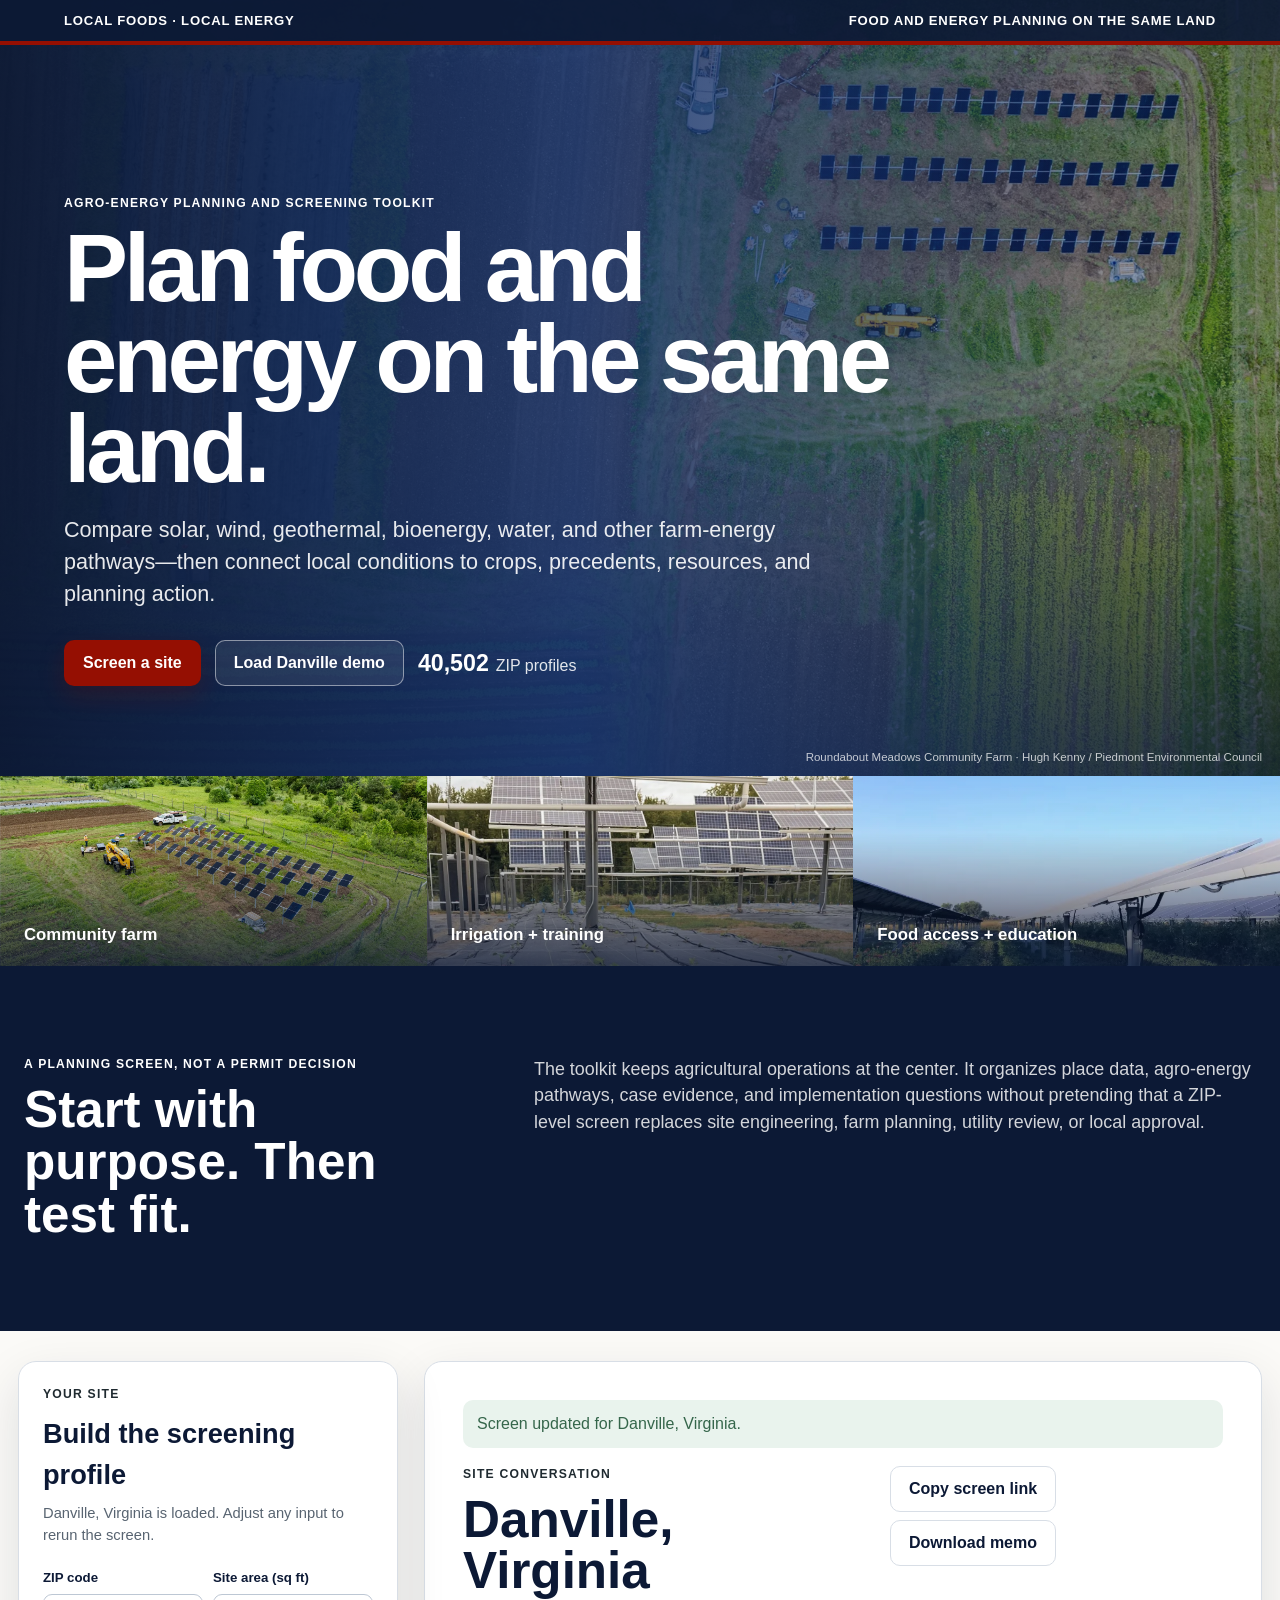
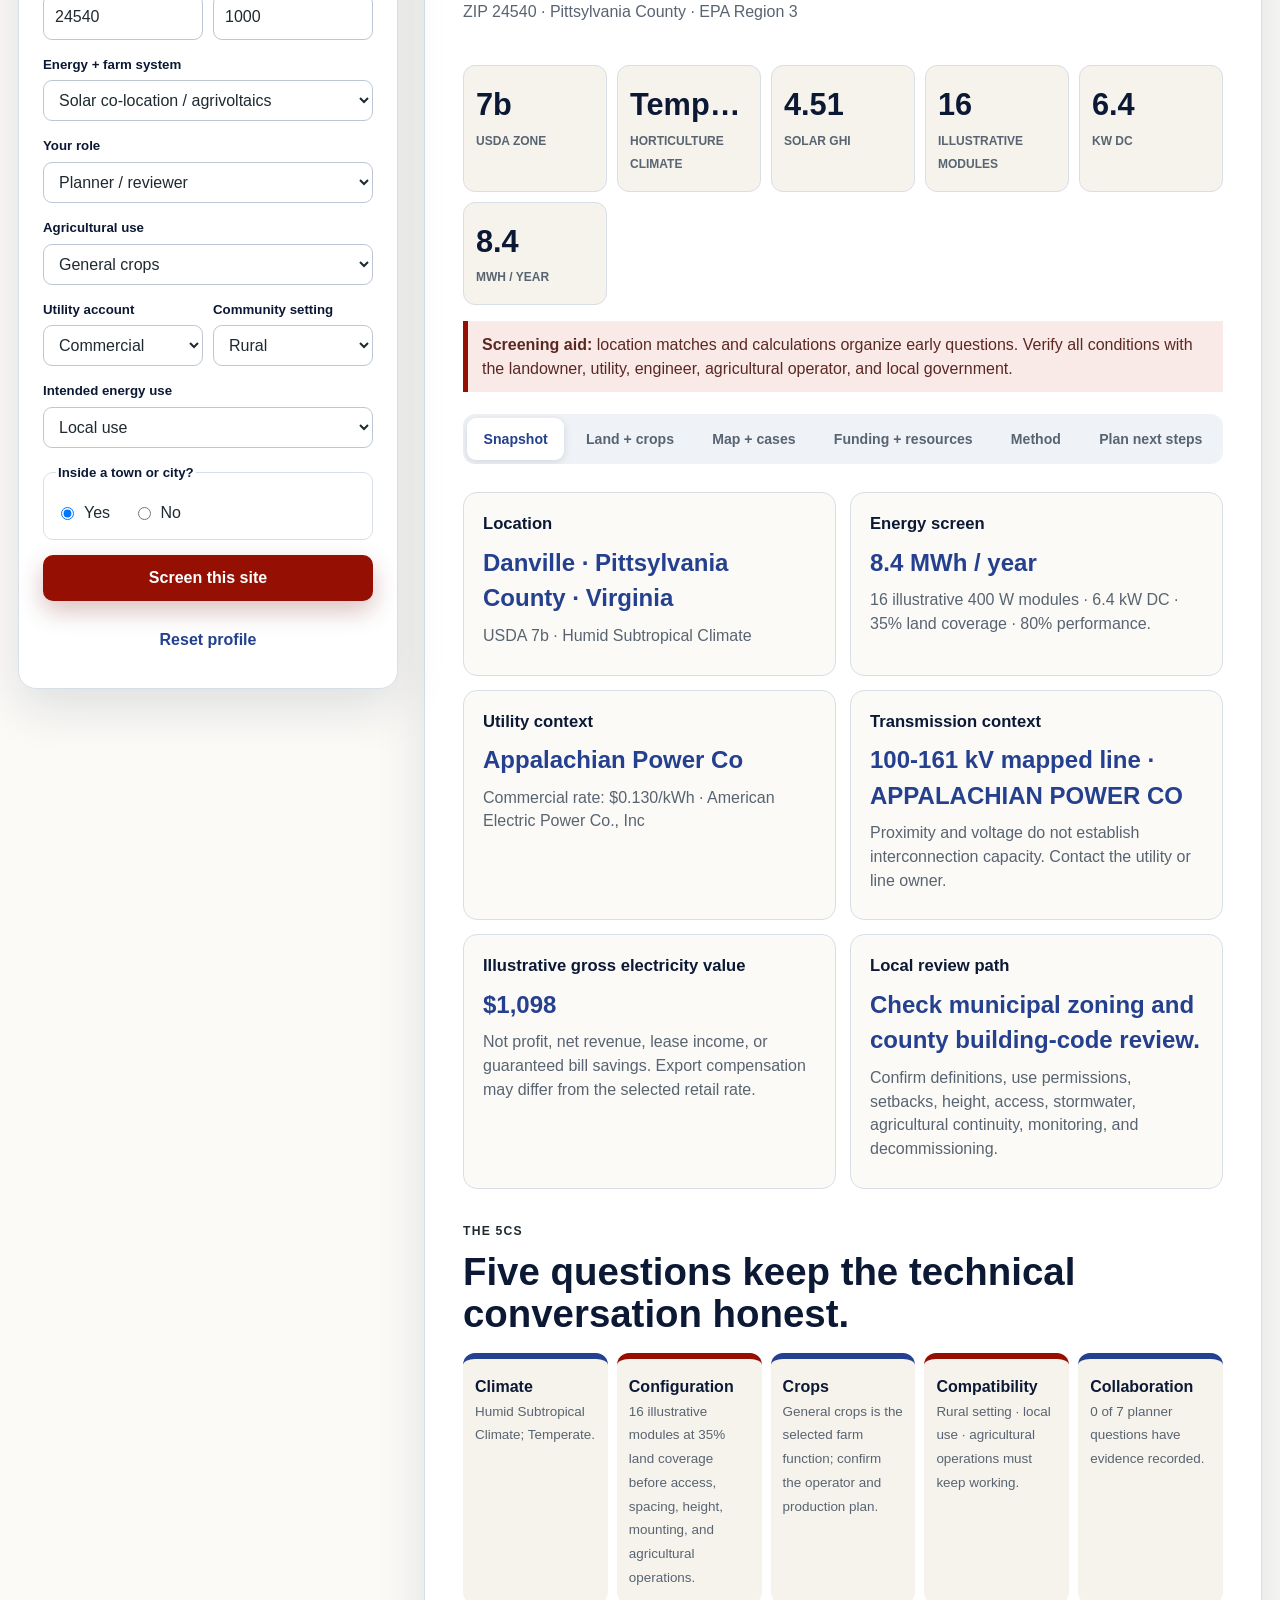
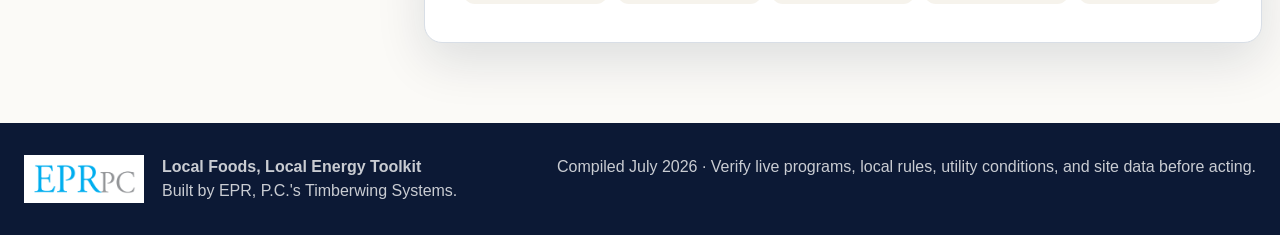
<file: index.html>
<!doctype html>
<html lang="en">
<head>
  <meta charset="utf-8">
  <meta name="viewport" content="width=device-width, initial-scale=1">
  <meta name="description" content="Screen agro-energy opportunities using ZIP-level context, land and crop guidance, national case studies, transparent solar assumptions, and planning questions.">
  <meta name="theme-color" content="#0c1935">
  <link rel="icon" href="./favicon.ico" sizes="any">
  <title>Local Foods, Local Energy Toolkit</title>
  <link rel="stylesheet" href="styles.css">
</head>
<body>
  <a class="skip-link" href="#main">Skip to the screening tool</a>

  <header class="hero">
    <div class="hero-photo" aria-hidden="true"></div>
    <div class="hero-shade" aria-hidden="true"></div>
    <div class="project-ribbon">
      <span>Local Foods · Local Energy</span>
      <span>Food and energy planning on the same land</span>
    </div>
    <div class="hero-content">
      <p class="eyebrow">Agro-energy planning and screening toolkit</p>
      <h1>Plan food and energy on the same land.</h1>
      <p class="hero-copy">Compare solar, wind, geothermal, bioenergy, water, and other farm-energy pathways—then connect local conditions to crops, precedents, resources, and planning action.</p>
      <div class="hero-actions">
        <a class="button button-primary" href="#screening">Screen a site</a>
        <button class="button button-ghost" id="loadDanville" type="button">Load Danville demo</button>
        <span class="hero-stat"><strong id="zipCount">40,502</strong> ZIP profiles</span>
      </div>
    </div>
    <p class="photo-credit">Roundabout Meadows Community Farm · Hugh Kenny / Piedmont Environmental Council</p>
  </header>

  <section class="photo-ribbon" aria-label="Dual-use project examples">
    <div class="photo-panel photo-roundabout"><span>Community farm</span></div>
    <div class="photo-panel photo-firebird"><span>Irrigation + training</span></div>
    <div class="photo-panel photo-growing"><span>Food access + education</span></div>
  </section>

  <main id="main">
    <section class="intro-band">
      <div>
        <p class="eyebrow">A planning screen, not a permit decision</p>
        <h2>Start with purpose. Then test fit.</h2>
      </div>
      <p>The toolkit keeps agricultural operations at the center. It organizes place data, agro-energy pathways, case evidence, and implementation questions without pretending that a ZIP-level screen replaces site engineering, farm planning, utility review, or local approval.</p>
    </section>

    <section class="tool-layout" id="screening">
      <aside class="controls" aria-label="Site screening inputs">
        <div class="controls-heading">
          <p class="eyebrow">Your site</p>
          <h2>Build the screening profile</h2>
          <p id="profileHint">Danville demo values are loaded. Replace them with your site.</p>
        </div>

        <form id="profileForm">
          <div class="field-row field-row-two">
            <label>
              <span>ZIP code</span>
              <input id="zipInput" name="zip" inputmode="numeric" maxlength="5" pattern="[0-9]{5}" value="24540" required>
            </label>
            <label>
              <span>Site area (sq ft)</span>
              <input id="siteArea" name="siteArea" type="number" min="100" step="100" value="1000" required>
            </label>
          </div>

          <label>
            <span>Energy + farm system</span>
            <select id="systemType" name="systemType">
              <option value="solar">Solar co-location / agrivoltaics</option>
              <option value="wind">Wind</option>
              <option value="geothermal">Geothermal</option>
              <option value="biofuels">Biofuels / biomass</option>
              <option value="hydropower">Water / micro-hydro</option>
              <option value="manual">Manual / human power</option>
              <option value="wood">Wood / charcoal</option>
              <option value="oilgas">Oil / gas</option>
            </select>
          </label>

          <label>
            <span>Your role</span>
            <select id="role" name="role">
              <option>Planner / reviewer</option>
              <option>Landowner</option>
              <option>Farmer</option>
              <option>Educator</option>
              <option>Community partner</option>
            </select>
          </label>

          <label>
            <span>Agricultural use</span>
            <select id="farmUse" name="farmUse">
              <option value="Small Scale Crops">General crops</option>
              <option value="Micro/DIY">Micro / DIY</option>
              <option value="Pollinators">Pollinators</option>
              <option value="Silvavoltaics">Trees / silvavoltaics</option>
              <option value="Solar Grazing">Solar grazing</option>
              <option value="Vitivoltaics">Grapes / vitivoltaics</option>
              <option value="Aquavoltaic">Aquaculture</option>
            </select>
          </label>

          <div class="field-row field-row-two">
            <label>
              <span>Utility account</span>
              <select id="consumerType" name="consumerType">
                <option value="commercial">Commercial</option>
                <option value="industrial">Industrial</option>
                <option value="residential">Residential</option>
              </select>
            </label>
            <label>
              <span>Community setting</span>
              <select id="communityType" name="communityType">
                <option>Rural</option>
                <option>Suburban</option>
                <option>Urban</option>
              </select>
            </label>
          </div>

          <label>
            <span>Intended energy use</span>
            <select id="energyUse" name="energyUse">
              <option>Local use</option>
              <option>Sell to grid</option>
              <option>Local use and sell excess</option>
            </select>
          </label>

          <fieldset>
            <legend>Inside a town or city?</legend>
            <label class="radio"><input type="radio" name="insideLocality" value="yes" checked> Yes</label>
            <label class="radio"><input type="radio" name="insideLocality" value="no"> No</label>
          </fieldset>

          <button class="button button-primary button-full" type="submit">Screen this site</button>
          <button class="text-button" id="resetProfile" type="button">Reset profile</button>
        </form>
      </aside>

      <section class="workspace" aria-live="polite">
        <div id="message" class="message" role="status"></div>

        <section id="resultHeader" class="result-header">
          <div>
            <p class="eyebrow">Site conversation</p>
            <h2 id="placeTitle">Danville, Virginia</h2>
            <p id="placeSummary">ZIP 24540 · Pittsylvania County · EPA Region 3</p>
          </div>
          <div class="result-actions">
            <button id="shareScreen" class="button button-secondary" type="button">Copy screen link</button>
            <button id="downloadMemo" class="button button-secondary" type="button">Download memo</button>
          </div>
        </section>

        <section class="metric-grid" aria-label="Screening metrics">
          <div><span id="metricZone">7b</span><label>USDA zone</label></div>
          <div><span id="metricClimate">Temperate</span><label>horticulture climate</label></div>
          <div><span id="metricSolar">4.51</span><label>solar GHI</label></div>
          <div><span id="metricPanels">16</span><label>illustrative modules</label></div>
          <div><span id="metricCapacity">6.4</span><label>kW DC</label></div>
          <div><span id="metricEnergy">8.4</span><label>MWh / year</label></div>
        </section>

        <p class="guardrail"><strong>Screening aid:</strong> location matches and calculations organize early questions. Verify all conditions with the landowner, utility, engineer, agricultural operator, and local government.</p>

        <nav class="tabs" aria-label="Screening results">
          <button class="tab is-active" type="button" data-tab="snapshot" aria-selected="true">Snapshot</button>
          <button class="tab" type="button" data-tab="horticulture" aria-selected="false">Land + crops</button>
          <button class="tab" type="button" data-tab="cases" aria-selected="false">Map + cases</button>
          <button class="tab" type="button" data-tab="funding" aria-selected="false">Funding + resources</button>
          <button class="tab" type="button" data-tab="method" aria-selected="false">Method</button>
          <button class="tab" type="button" data-tab="planner" aria-selected="false">Plan next steps</button>
        </nav>

        <section class="tab-panel is-active" data-panel="snapshot">
          <div id="snapshotCards" class="card-grid"></div>
          <section class="five-cs">
            <div class="section-heading">
              <p class="eyebrow">The 5Cs</p>
              <h3>Five questions keep the technical conversation honest.</h3>
            </div>
            <div id="fiveCs" class="five-c-grid"></div>
          </section>
        </section>

        <section class="tab-panel" data-panel="horticulture" hidden>
          <div class="section-heading">
            <p class="eyebrow">Climate + crops</p>
            <h3 id="horticultureTitle">Temperate land + crop context</h3>
          </div>
          <div class="narrative-grid">
            <article><h4>Climate context</h4><p id="climateDetails"></p></article>
            <article><h4>Workbook findings</h4><p id="climateFindings"></p></article>
          </div>
          <article class="planting-panel">
            <h4>Potential planting and farm uses</h4>
            <div id="plantingTags" class="tag-list"></div>
          </article>
        </section>

        <section class="tab-panel" data-panel="cases" hidden>
          <div class="section-heading split-heading">
            <div><p class="eyebrow">Agro-energy locator</p><h3>See where the precedents are—and what they teach.</h3></div>
            <label class="compact-field"><span>Show</span><select id="caseLimit"><option value="6">6 cases</option><option value="12" selected>12 cases</option><option value="all">All cases</option></select></label>
          </div>
          <section class="locator-shell" aria-labelledby="locatorTitle">
            <div class="locator-heading">
              <div><p class="eyebrow">National context</p><h4 id="locatorTitle">Your ZIP and the selected agro-energy cases</h4></div>
              <strong id="mapCaseCount">0 mapped cases</strong>
            </div>
            <div class="map-legend" aria-label="Map legend">
              <span><i class="legend-dot legend-user"></i>Selected ZIP centroid</span>
              <span><i class="legend-dot legend-case"></i>Case study</span>
              <span><i class="legend-dot legend-local"></i>Case in selected state</span>
            </div>
            <div class="locator-map" role="img" aria-labelledby="locatorTitle mapSummary">
              <img src="assets/us-states-locator.svg" alt="" aria-hidden="true">
              <svg id="caseMapMarkers" viewBox="0 0 860 520" aria-hidden="true"></svg>
            </div>
            <p id="mapSummary" class="map-summary"></p>
            <p class="map-source">Source: U.S. Census Bureau 2025 Cartographic Boundary Files and toolkit ZIP coordinates. A territory-level marker is used when a case has no ZIP. National locator only; not for parcel, boundary, or distance measurement. North is up; no scale is shown because distance is not evaluated. Map by EPR, P.C.'s Timberwing Systems · July 2026.</p>
          </section>
          <div id="caseResults" class="case-grid"></div>
        </section>

        <section class="tab-panel" data-panel="funding" hidden>
          <div class="section-heading split-heading">
            <div><p class="eyebrow">Workbook resource list</p><h3>Start local, then verify every program.</h3></div>
            <label class="compact-field"><span>Filter</span><input id="fundingSearch" type="search" placeholder="grant, tax credit, loan"></label>
          </div>
          <p class="notice">Program names and links come from the approved workbook. Availability, eligibility, deadlines, and incentives can change. Open the official source before relying on a record.</p>
          <div id="fundingResults" class="resource-list"></div>
          <div class="section-heading section-heading-spaced"><p class="eyebrow">Planning + technical resources</p><h3>Go deeper on design, zoning, and assistance.</h3></div>
          <div id="resourceResults" class="resource-list"></div>
        </section>



        <section class="tab-panel" data-panel="method" hidden>
          <div class="section-heading">
            <p class="eyebrow">Transparent method</p>
            <h3>What the screen does—and does not do.</h3>
          </div>
          <div class="method-grid">
            <article><h4>Agro-energy scope</h4><p>The screen starts with the agricultural function, then compares solar co-location, wind, geothermal, bioenergy, water, manual power, wood, and oil/gas precedents. Agrivoltaics is one pathway—not the definition of the whole toolkit.</p></article>
            <article><h4>Location match</h4><p>The ZIP crosswalk supplies place, hardiness, climate, utility-rate, transmission, solar, geothermal, and wind context. ZIP coordinates are approximate locator points, not parcel locations.</p></article>
            <article><h4>Corrected solar screen</h4><p><code>modules = floor(area × 35% ÷ 21.5278 sq ft)</code></p><p><code>capacity = modules × 0.40 kW DC</code></p><p><code>annual kWh = capacity × GHI × 365 × 0.80</code></p><p><code>gross value = annual kWh × selected utility rate</code></p></article>
            <article><h4>What “value” means</h4><p>The result is an illustrative gross electricity value. It is not profit, net revenue, lease income, or guaranteed bill savings. Export compensation may be lower than the displayed retail rate.</p></article>
            <article><h4>Case ranking + map</h4><p>Cases gain transparent points for state, climate, hardiness zone, agricultural use, and community setting. The locator uses Census state boundaries and toolkit ZIP coordinates; a labeled territory-level marker is used for the USVI case that has no workbook ZIP. A high rank means “study this,” not “copy this.”</p></article>
            <article><h4>Planning boundary</h4><p>The screen does not test parcel geometry, soils, wetlands, title, interconnection capacity, structural design, economics, tax treatment, or legal compliance. Use NREL PVWatts or engineering analysis when a project moves beyond screening.</p></article>
          </div>
          <div class="source-panel">
            <h4>Primary method and policy references</h4>
            <ul>
              <li><a href="https://www.energy.gov/cmei/systems/agrivoltaics-solar-and-agriculture-co-location" target="_blank" rel="noopener">U.S. Department of Energy: Agrivoltaics</a></li>
              <li><a href="https://pvwatts.nrel.gov/version_8.php" target="_blank" rel="noopener">NREL PVWatts: detailed preliminary solar production modeling</a></li>
              <li><a href="https://www.census.gov/geographies/mapping-files/2025/geo/carto-boundary-file.html" target="_blank" rel="noopener">U.S. Census Bureau: 2025 Cartographic Boundary Files</a></li>
              <li><a href="https://docs.nrel.gov/docs/fy22osti/83566.pdf" target="_blank" rel="noopener">NREL: The 5 Cs of Agrivoltaic Success Factors</a></li>
              <li><a href="https://law.lis.virginia.gov/vacode/title10.1/chapter11.1/section10.1-1197.5/" target="_blank" rel="noopener">Virginia Code § 10.1-1197.5</a></li>
              <li><a href="https://law.lis.virginia.gov/vacode/title15.2/chapter22/section15.2-2288.8/" target="_blank" rel="noopener">Virginia Code § 15.2-2288.8</a></li>
              <li><a href="https://www.pecva.org/resources/publications/piedmont-view/the-friendliest-type-of-energy-generation-a-conversation-on-agrivoltaics/" target="_blank" rel="noopener">Piedmont Environmental Council: Roundabout Meadows</a></li>
            </ul>
          </div>
        </section>

        <section class="tab-panel" data-panel="planner" hidden>
          <div class="section-heading">
            <p class="eyebrow">Final action step</p>
            <h3>Turn the screen into a planning worklist.</h3>
            <p>Use this after reviewing the place, land and crops, case map, resources, and method. It records what is known, what is missing, and who must answer next.</p>
          </div>
          <div class="planner-progress"><span id="plannerCount">0 of 7</span><div><i id="plannerBar"></i></div><strong id="plannerStatus">Evidence not recorded</strong></div>
          <div id="plannerQuestions" class="planner-list"></div>
          <label class="notes-field"><span>Project notes</span><textarea id="projectNotes" rows="6" placeholder="Record evidence, missing information, responsible parties, and follow-up actions."></textarea></label>
          <div class="planner-actions">
            <button id="downloadPlannerMemo" class="button button-primary" type="button">Download screening memo</button>
            <button id="printScreen" class="button button-secondary" type="button">Print screen</button>
          </div>
        </section>
      </section>
    </section>
  </main>

  <footer>
    <div>
      <img src="assets/epr-logo.png" alt="EPR, P.C.">
      <p><strong>Local Foods, Local Energy Toolkit</strong><br>Built by EPR, P.C.'s Timberwing Systems.</p>
    </div>
    <p>Compiled July 2026 · Verify live programs, local rules, utility conditions, and site data before acting.</p>
  </footer>

  <script src="data.js"></script>
  <script src="app.js"></script>
</body>
</html>
</file>
<file: styles.css>
:root {
  color-scheme: light;
  --navy: #0c1935;
  --blue: #24408e;
  --blue-bright: #3ea8dd;
  --red: #950f02;
  --red-dark: #6c0b05;
  --cream: #f6f3ec;
  --paper: #fbfaf7;
  --panel: #ffffff;
  --ink: #1f2a30;
  --muted: #586471;
  --line: #d8dee6;
  --soft-blue: #eaf1fb;
  --soft-red: #faeae7;
  --soft-green: #e9f3ed;
  --green: #35664b;
  --gold: #f4c95d;
  --shadow: 0 18px 50px rgba(12, 25, 53, 0.12);
  --radius: 18px;
}

* { box-sizing: border-box; }
html { scroll-behavior: smooth; }
body {
  margin: 0;
  background: var(--paper);
  color: var(--ink);
  font-family: Aptos, "Segoe UI", Arial, sans-serif;
  line-height: 1.48;
}
button, input, select, textarea { font: inherit; }
button, a { -webkit-tap-highlight-color: transparent; }
a { color: var(--blue); }
a:hover { color: var(--red); }
h1, h2, h3, h4, p { margin-top: 0; }
h1, h2, h3 { font-family: "Aptos Display", Aptos, "Segoe UI", Arial, sans-serif; }

.skip-link {
  position: fixed;
  left: 16px;
  top: -60px;
  z-index: 100;
  padding: 10px 14px;
  background: #fff;
  color: var(--navy);
  border-radius: 8px;
}
.skip-link:focus { top: 12px; }

.hero {
  position: relative;
  min-height: clamp(520px, 70vh, 760px);
  overflow: hidden;
  background: var(--navy);
  color: #fff;
}
.hero-photo, .hero-shade { position: absolute; inset: 0; }
.hero-photo {
  background: url("assets/hero-roundabout.webp") center 45% / cover no-repeat;
  transform: scale(1.02);
}
.hero-shade {
  background:
    linear-gradient(90deg, rgba(12, 25, 53, .97) 0%, rgba(25, 54, 111, .86) 45%, rgba(12, 25, 53, .24) 100%),
    linear-gradient(180deg, rgba(12, 25, 53, .25) 0%, rgba(12, 25, 53, .12) 55%, rgba(12, 25, 53, .78) 100%);
}
.project-ribbon {
  position: relative;
  z-index: 2;
  display: flex;
  justify-content: space-between;
  gap: 20px;
  padding: 11px clamp(20px, 5vw, 72px);
  border-bottom: 4px solid var(--red);
  background: rgba(12, 25, 53, .92);
  font-size: .82rem;
  font-weight: 800;
  letter-spacing: .06em;
  text-transform: uppercase;
}
.hero-content {
  position: relative;
  z-index: 2;
  width: min(980px, calc(100% - 40px));
  margin-left: clamp(20px, 5vw, 72px);
  padding: clamp(80px, 12vw, 150px) 0 90px;
}
.eyebrow {
  margin-bottom: 10px;
  color: inherit;
  font-size: .76rem;
  font-weight: 900;
  letter-spacing: .1em;
  text-transform: uppercase;
}
.hero h1 {
  max-width: 860px;
  margin-bottom: 20px;
  font-size: clamp(3rem, 7.5vw, 6.5rem);
  line-height: .94;
  letter-spacing: -.045em;
}
.hero-copy {
  max-width: 760px;
  margin-bottom: 0;
  color: rgba(255,255,255,.9);
  font-size: clamp(1.08rem, 1.9vw, 1.35rem);
}
.hero-actions { display: flex; flex-wrap: wrap; align-items: center; gap: 14px; margin-top: 30px; }
.hero-stat { display: inline-flex; align-items: baseline; gap: 7px; color: rgba(255,255,255,.88); }
.hero-stat strong { color: #fff; font-size: 1.45rem; }
.photo-credit { position: absolute; z-index: 2; right: 18px; bottom: 10px; margin: 0; color: rgba(255,255,255,.74); font-size: .72rem; }

.button {
  display: inline-flex;
  min-height: 46px;
  align-items: center;
  justify-content: center;
  gap: 8px;
  padding: 0 18px;
  border: 1px solid transparent;
  border-radius: 10px;
  font-weight: 850;
  text-decoration: none;
  cursor: pointer;
  transition: transform .15s ease, box-shadow .15s ease, background .15s ease;
}
.button:hover { transform: translateY(-1px); }
.button-primary { background: var(--red); color: #fff; box-shadow: 0 10px 24px rgba(108, 11, 5, .25); }
.button-primary:hover { background: var(--red-dark); color: #fff; }
.button-secondary { background: #fff; border-color: var(--line); color: var(--navy); }
.button-secondary:hover { border-color: var(--blue); color: var(--blue); }
.button-ghost { background: rgba(255,255,255,.08); border-color: rgba(255,255,255,.48); color: #fff; }
.button-ghost:hover { background: rgba(255,255,255,.17); }
.button-full { width: 100%; }
.text-button { width: 100%; padding: 12px; border: 0; background: transparent; color: var(--blue); font-weight: 800; cursor: pointer; }

.photo-ribbon { display: grid; grid-template-columns: repeat(3, 1fr); min-height: 190px; }
.photo-panel { position: relative; min-height: 190px; background-position: center; background-size: cover; overflow: hidden; }
.photo-panel::after { content: ""; position: absolute; inset: 0; background: linear-gradient(0deg, rgba(12,25,53,.78), rgba(12,25,53,.04) 70%); }
.photo-panel span { position: absolute; z-index: 1; left: 24px; bottom: 18px; color: #fff; font-size: 1.05rem; font-weight: 900; }
.photo-roundabout { background-image: url("assets/roundabout.webp"); }
.photo-firebird { background-image: url("assets/firebird.webp"); }
.photo-growing { background-image: url("assets/growing-green.webp"); }

.intro-band {
  display: grid;
  grid-template-columns: minmax(260px, .75fr) minmax(360px, 1.25fr);
  gap: clamp(30px, 6vw, 90px);
  padding: clamp(50px, 7vw, 90px) max(24px, calc((100vw - 1440px) / 2));
  background: var(--navy);
  color: #fff;
}
.intro-band h2 { margin-bottom: 0; font-size: clamp(2rem, 4vw, 3.5rem); line-height: 1.03; }
.intro-band > p { max-width: 760px; margin: 0; color: rgba(255,255,255,.82); font-size: 1.12rem; }

.tool-layout {
  display: grid;
  grid-template-columns: minmax(300px, 380px) minmax(0, 1fr);
  gap: 26px;
  width: min(1500px, calc(100% - 36px));
  margin: 30px auto 80px;
  align-items: start;
}
.controls {
  position: sticky;
  top: 18px;
  padding: 24px;
  border: 1px solid var(--line);
  border-radius: var(--radius);
  background: var(--panel);
  box-shadow: var(--shadow);
}
.controls h2 { margin-bottom: 8px; color: var(--navy); font-size: 1.7rem; }
.controls-heading > p:last-child { color: var(--muted); font-size: .92rem; }
form { display: grid; gap: 15px; margin-top: 22px; }
label > span, legend { display: block; margin-bottom: 6px; color: var(--navy); font-size: .83rem; font-weight: 850; }
input, select, textarea {
  width: 100%;
  border: 1px solid #bdc7d4;
  border-radius: 9px;
  background: #fff;
  color: var(--ink);
  padding: 10px 11px;
}
input:focus, select:focus, textarea:focus { outline: 3px solid rgba(62,168,221,.25); border-color: var(--blue); }
fieldset { margin: 0; padding: 12px; border: 1px solid var(--line); border-radius: 10px; }
.radio { display: inline-flex; gap: 7px; align-items: center; margin-right: 18px; color: var(--ink); }
.radio input { width: auto; }
.field-row { display: grid; gap: 10px; }
.field-row-two { grid-template-columns: 1fr 1fr; }

.workspace {
  min-width: 0;
  padding: clamp(22px, 3vw, 38px);
  border: 1px solid var(--line);
  border-radius: var(--radius);
  background: #fff;
  box-shadow: var(--shadow);
}
.message { display: none; margin-bottom: 18px; padding: 12px 14px; border-radius: 10px; }
.message.is-visible { display: block; }
.message.error { background: var(--soft-red); color: var(--red-dark); }
.message.success { background: var(--soft-green); color: var(--green); }
.result-header { display: flex; justify-content: space-between; gap: 24px; align-items: flex-start; }
.result-header h2 { margin-bottom: 4px; color: var(--navy); font-size: clamp(2rem, 4vw, 3.4rem); line-height: 1; }
.result-header p:last-child { color: var(--muted); }
.result-actions { display: flex; flex-wrap: wrap; gap: 8px; }
.metric-grid { display: grid; grid-template-columns: repeat(5, 1fr); gap: 10px; margin: 25px 0 16px; }
.metric-grid > div { min-width: 0; padding: 16px 12px; border: 1px solid var(--line); border-radius: 12px; background: var(--cream); }
.metric-grid span { display: block; overflow: hidden; color: var(--navy); font-size: clamp(1.25rem, 2.4vw, 2rem); font-weight: 900; text-overflow: ellipsis; white-space: nowrap; }
.metric-grid label { color: var(--muted); font-size: .75rem; font-weight: 800; text-transform: uppercase; }
.guardrail { margin: 0 0 22px; padding: 12px 14px; border-left: 5px solid var(--red); background: var(--soft-red); color: #5a2823; }

.tabs { display: flex; gap: 5px; overflow-x: auto; padding: 4px; border-radius: 12px; background: #eff2f6; }
.tab { flex: 1 0 auto; min-height: 42px; padding: 0 12px; border: 0; border-radius: 9px; background: transparent; color: var(--muted); font-size: .88rem; font-weight: 850; cursor: pointer; }
.tab.is-active { background: #fff; color: var(--blue); box-shadow: 0 2px 8px rgba(12,25,53,.12); }
.tab-panel { padding-top: 28px; }
.section-heading { margin-bottom: 18px; }
.section-heading h3 { margin-bottom: 0; color: var(--navy); font-size: clamp(1.65rem, 3vw, 2.5rem); line-height: 1.1; }
.section-heading-spaced { margin-top: 38px; }
.split-heading { display: flex; justify-content: space-between; gap: 18px; align-items: end; }
.compact-field { width: min(240px, 100%); }

.card-grid { display: grid; grid-template-columns: repeat(2, minmax(0, 1fr)); gap: 14px; }
.info-card { padding: 19px; border: 1px solid var(--line); border-radius: 14px; background: var(--paper); }
.info-card h4 { margin-bottom: 8px; color: var(--navy); font-size: 1.04rem; }
.info-card p { margin-bottom: 8px; color: var(--muted); }
.info-card strong { color: var(--ink); }
.info-card .card-value { display: block; margin-bottom: 8px; color: var(--blue); font-size: 1.5rem; font-weight: 900; }
.five-cs { margin-top: 34px; }
.five-c-grid { display: grid; grid-template-columns: repeat(5, 1fr); gap: 9px; }
.five-c-card { padding: 16px 12px; border-top: 6px solid var(--blue); border-radius: 12px; background: var(--cream); }
.five-c-card:nth-child(even) { border-color: var(--red); }
.five-c-card strong { display: block; color: var(--navy); }
.five-c-card span { color: var(--muted); font-size: .84rem; }

.narrative-grid { display: grid; grid-template-columns: 1fr 1fr; gap: 15px; }
.narrative-grid article, .planting-panel, .source-panel { padding: 22px; border: 1px solid var(--line); border-radius: 14px; background: var(--paper); }
.narrative-grid p { white-space: pre-line; }
.planting-panel { margin-top: 15px; background: var(--soft-green); }
.tag-list { display: flex; flex-wrap: wrap; gap: 8px; }
.tag { padding: 7px 10px; border-radius: 999px; background: #fff; color: var(--green); font-size: .86rem; font-weight: 800; }

.case-grid { display: grid; grid-template-columns: repeat(2, minmax(0, 1fr)); gap: 16px; }
.case-card { overflow: hidden; border: 1px solid var(--line); border-radius: 15px; background: #fff; box-shadow: 0 10px 24px rgba(12,25,53,.08); }
.case-photo { width: 100%; aspect-ratio: 16/8.5; object-fit: cover; background: var(--soft-blue); }
.case-body { padding: 19px; }
.case-body h4 { margin-bottom: 5px; color: var(--navy); font-size: 1.2rem; }
.case-place { margin-bottom: 12px; color: var(--muted); font-size: .88rem; }
.case-image-note { margin: -4px 0 10px; color: #5b6670; font-size: .76rem; font-style: italic; }
.case-body p { color: #3f4b56; }
.pill-row { display: flex; flex-wrap: wrap; gap: 6px; margin: 12px 0; }
.pill { padding: 5px 8px; border-radius: 999px; background: var(--soft-blue); color: var(--blue); font-size: .74rem; font-weight: 850; }
.case-links { display: flex; flex-wrap: wrap; gap: 10px; }
.case-links a { font-size: .86rem; font-weight: 800; }

.notice { padding: 14px; border-left: 5px solid var(--gold); background: #fff8dc; }
.resource-list { display: grid; gap: 10px; }
.resource-card { display: grid; grid-template-columns: minmax(0, 1fr) auto; gap: 20px; padding: 17px; border: 1px solid var(--line); border-radius: 12px; }
.resource-card h4 { margin-bottom: 4px; color: var(--navy); }
.resource-card p { margin-bottom: 8px; color: var(--muted); }
.resource-meta { color: var(--blue); font-size: .78rem; font-weight: 850; text-transform: uppercase; }
.source-link { align-self: center; padding: 8px 11px; border: 1px solid var(--blue); border-radius: 8px; font-weight: 850; text-decoration: none; }

.planner-progress { display: grid; grid-template-columns: auto minmax(160px, 1fr) auto; gap: 12px; align-items: center; margin-bottom: 18px; }
.planner-progress > div { height: 10px; overflow: hidden; border-radius: 999px; background: #e2e7ed; }
.planner-progress i { display: block; width: 0; height: 100%; background: var(--red); transition: width .2s ease; }
.planner-list { display: grid; gap: 10px; }
.planner-item { display: grid; grid-template-columns: auto 1fr; gap: 12px; padding: 16px; border: 1px solid var(--line); border-radius: 12px; }
.planner-item input { width: 21px; height: 21px; margin-top: 2px; accent-color: var(--red); }
.planner-item strong { display: block; color: var(--navy); }
.planner-item span { color: var(--muted); font-size: .88rem; }
.notes-field { display: block; margin-top: 18px; }
.planner-actions { display: flex; flex-wrap: wrap; gap: 10px; margin-top: 14px; }

.method-grid { display: grid; grid-template-columns: repeat(2, 1fr); gap: 14px; }
.method-grid article { padding: 20px; border-radius: 13px; background: var(--cream); }
code { display: inline-block; max-width: 100%; padding: 4px 7px; border-radius: 6px; background: var(--navy); color: #fff; overflow-wrap: anywhere; }
.source-panel { margin-top: 15px; }
.source-panel li + li { margin-top: 6px; }

footer { display: flex; justify-content: space-between; gap: 30px; padding: 32px max(24px, calc((100vw - 1440px) / 2)); background: var(--navy); color: #fff; }
footer > div { display: flex; align-items: center; gap: 18px; }
footer img { width: 120px; padding: 8px; background: #fff; }
footer p { margin: 0; color: rgba(255,255,255,.78); }

@media (max-width: 1120px) {
  .tool-layout { grid-template-columns: 320px minmax(0, 1fr); }
  .metric-grid { grid-template-columns: repeat(3, 1fr); }
  .five-c-grid { grid-template-columns: repeat(3, 1fr); }
}

@media (max-width: 900px) {
  .project-ribbon { align-items: flex-start; flex-direction: column; gap: 3px; }
  .photo-ribbon { grid-template-columns: 1fr; }
  .photo-panel { min-height: 140px; }
  .intro-band { grid-template-columns: 1fr; }
  .tool-layout { grid-template-columns: 1fr; }
  .controls { position: relative; top: auto; }
  .result-header, .split-heading { align-items: stretch; flex-direction: column; }
  .card-grid, .case-grid, .narrative-grid, .method-grid { grid-template-columns: 1fr; }
  .five-c-grid { grid-template-columns: repeat(2, 1fr); }
}

@media (max-width: 620px) {
  .hero { min-height: 660px; }
  .hero-content { margin-left: 20px; padding-top: 80px; }
  .hero h1 { font-size: 3.45rem; }
  .photo-credit { left: 20px; right: 20px; }
  .tool-layout { width: min(100% - 20px, 1500px); margin-top: 10px; }
  .controls, .workspace { padding: 18px; border-radius: 14px; }
  .field-row-two { grid-template-columns: 1fr; }
  .metric-grid { grid-template-columns: repeat(2, 1fr); }
  .five-c-grid { grid-template-columns: 1fr; }
  .resource-card { grid-template-columns: 1fr; }
  .planner-progress { grid-template-columns: 1fr; }
  footer { flex-direction: column; }
}

@media print {
  .hero, .photo-ribbon, .intro-band, .controls, .tabs, .result-actions, footer, .planner-actions { display: none !important; }
  body { background: #fff; }
  .tool-layout { display: block; width: 100%; margin: 0; }
  .workspace { border: 0; box-shadow: none; padding: 0; }
  .tab-panel { display: block !important; page-break-before: always; }
  .tab-panel[hidden] { display: block !important; }
}


/* Agro-energy locator map */
.locator-shell { margin-bottom: 24px; padding: 20px; border: 1px solid var(--line); border-radius: 16px; background: #f8faf8; }
.locator-heading { display: flex; align-items: end; justify-content: space-between; gap: 20px; margin-bottom: 12px; }
.locator-heading h4 { margin: 2px 0 0; color: var(--navy); font-size: 1.2rem; }
.locator-heading > strong { color: var(--blue); white-space: nowrap; }
.map-legend { display: flex; flex-wrap: wrap; gap: 12px 20px; margin-bottom: 12px; color: var(--muted); font-size: .82rem; font-weight: 750; }
.map-legend span { display: inline-flex; align-items: center; gap: 7px; }
.legend-dot { display: inline-block; width: 12px; height: 12px; border: 2px solid #fff; border-radius: 50%; box-shadow: 0 0 0 1px rgba(12,25,53,.25); }
.legend-user { background: var(--red); }
.legend-case { background: var(--blue); }
.legend-local { background: #f0a51b; }
.locator-map { position: relative; overflow: hidden; aspect-ratio: 860 / 520; border: 1px solid #b9c4cc; border-radius: 14px; background: #eaf1f5; }
.locator-map > img, .locator-map > svg { position: absolute; inset: 0; width: 100%; height: 100%; }
.locator-map > svg { pointer-events: none; }
.case-map-marker { fill: var(--blue); stroke: #fff; stroke-width: 1.8; opacity: .86; vector-effect: non-scaling-stroke; }
.case-map-marker.is-local { fill: #f0a51b; stroke: var(--navy); stroke-width: 2.2; }
.user-map-halo { fill: rgba(149,15,2,.20); stroke: var(--red); stroke-width: 2; }
.user-map-dot { fill: var(--red); stroke: #fff; stroke-width: 2.5; }
.map-summary { margin: 12px 0 4px; color: var(--navy); font-weight: 750; }
.map-source { margin: 0; color: var(--muted); font-size: .72rem; line-height: 1.45; }
.method-grid code { white-space: normal; overflow-wrap: anywhere; }

@media (max-width: 700px) {
  .locator-shell { padding: 14px; }
  .locator-heading { display: block; }
  .locator-heading > strong { display: block; margin-top: 6px; }
  .map-legend { gap: 8px 12px; }
}
</file>
